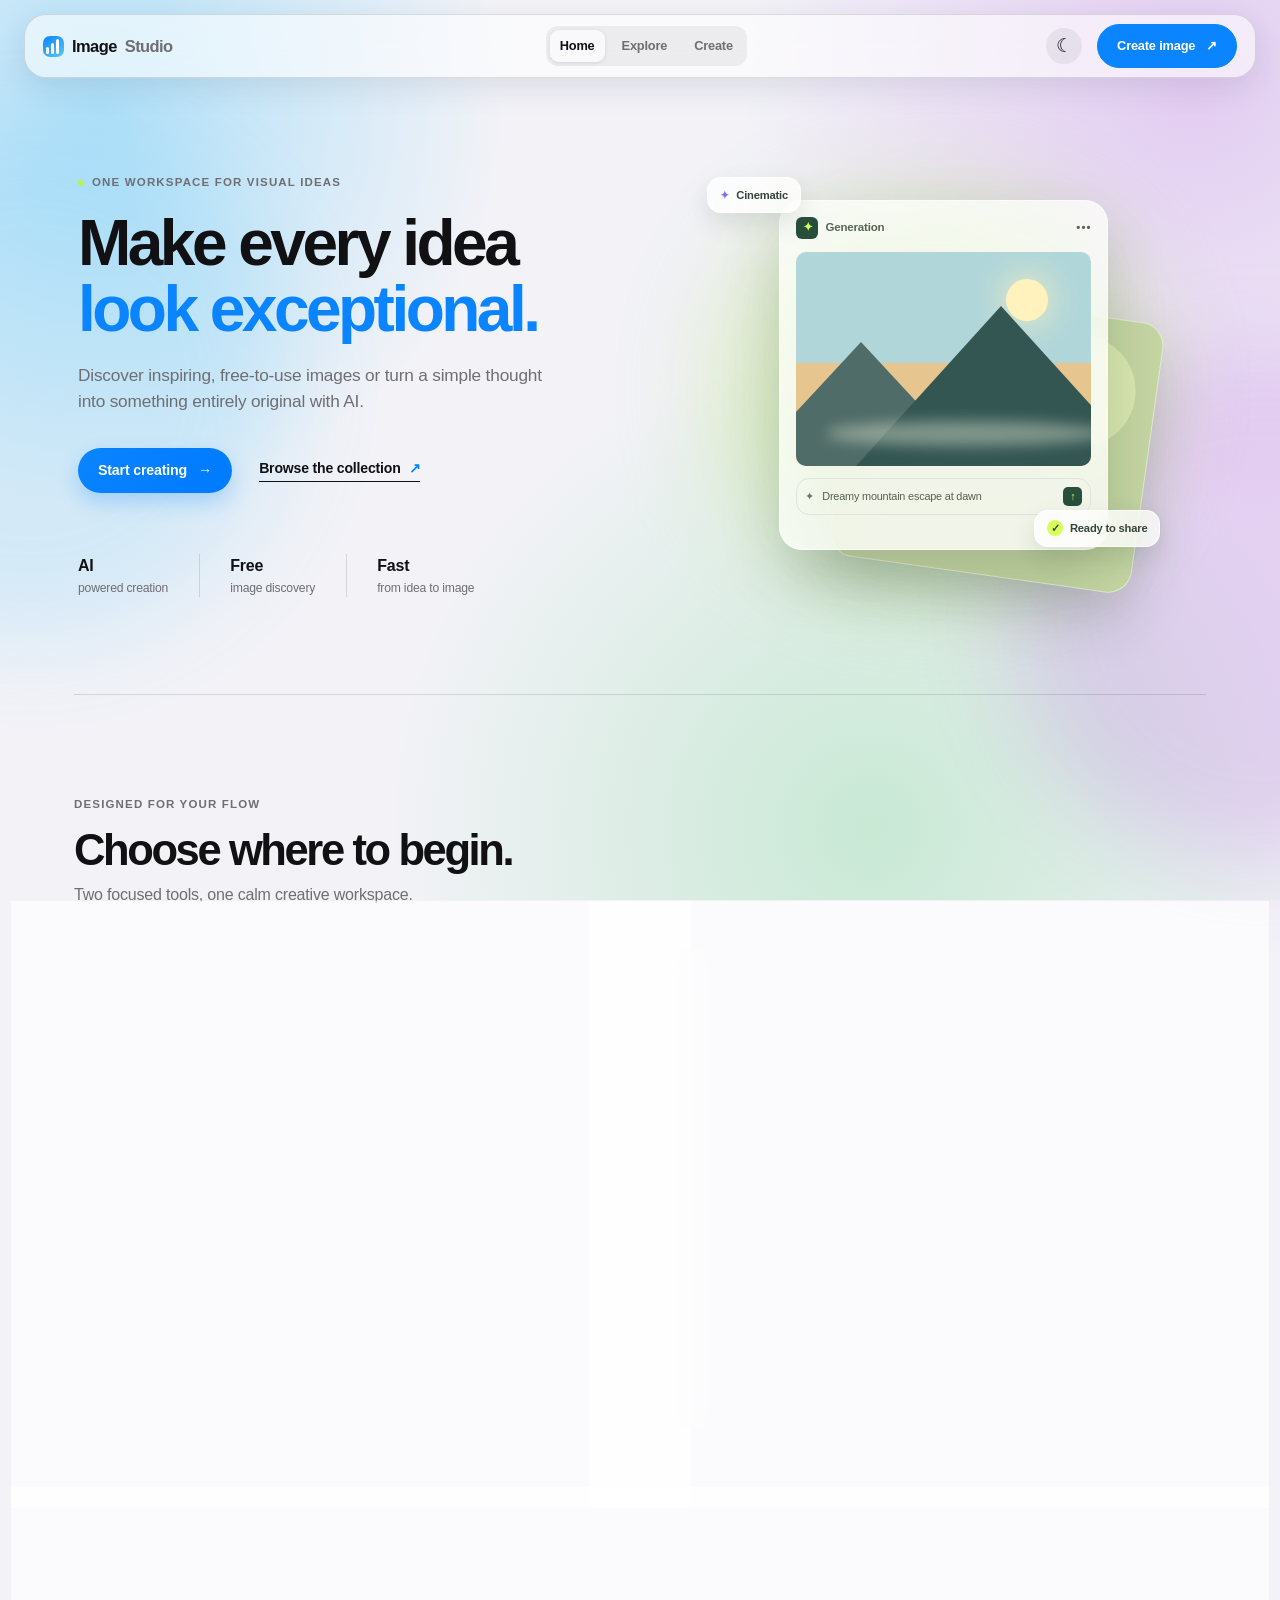
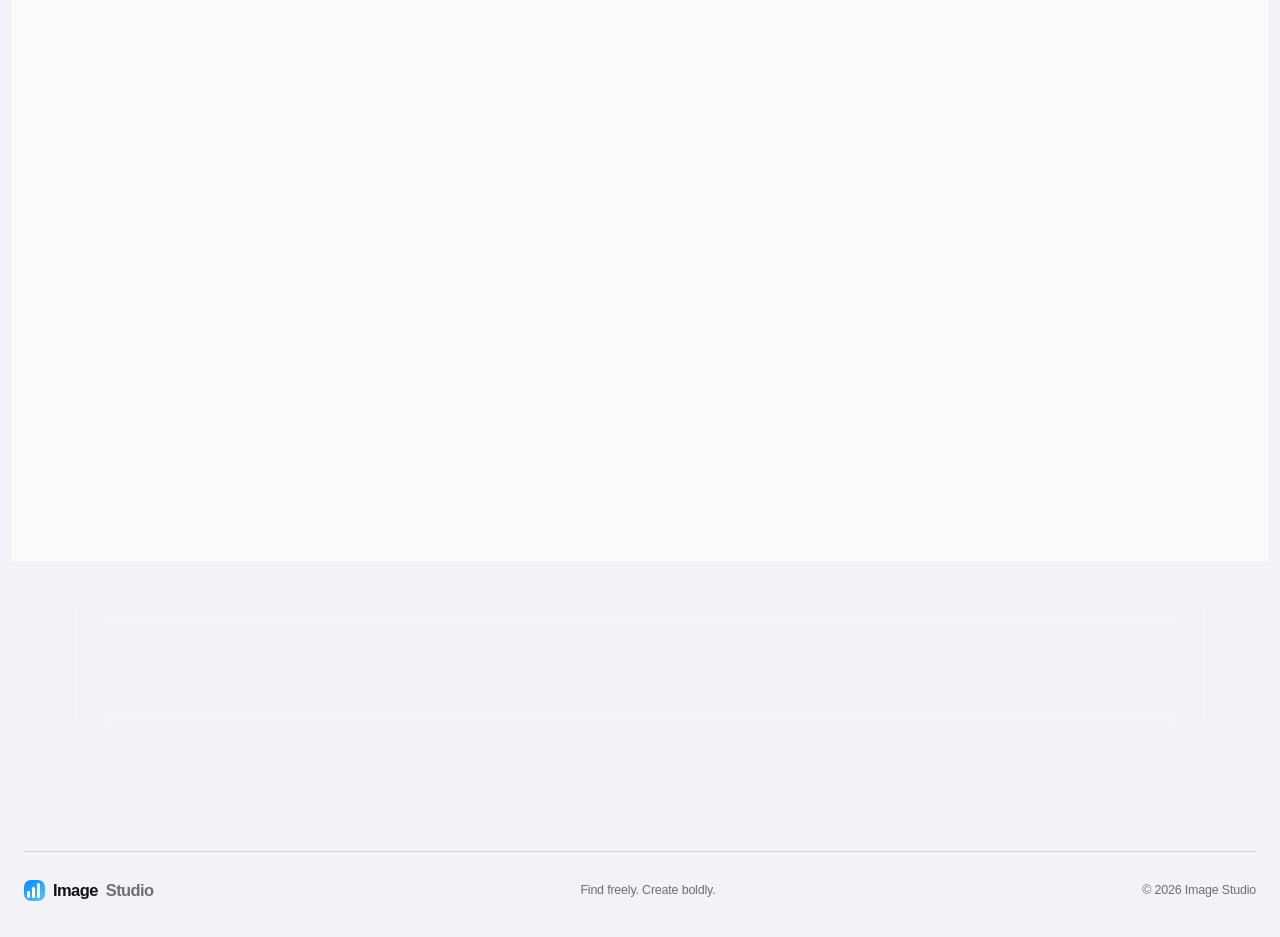
<file: index.html>
<!doctype html>
<html lang="en" data-theme="light">
  <head>
    <meta charset="UTF-8" />
    <meta name="viewport" content="width=device-width, initial-scale=1.0" />
    <meta
      name="description"
      content="Image Studio helps you discover free imagery and create new ideas with AI."
    />
    <title>Image Studio — Find and create images</title>
    <link rel="preconnect" href="https://fonts.googleapis.com" />
    <link rel="preconnect" href="https://fonts.gstatic.com" crossorigin />
    <link
      href="https://fonts.googleapis.com/css2?family=DM+Sans:wght@400;500;600;700&family=Manrope:wght@500;600;700;800&display=swap"
      rel="stylesheet"
    />
    <link rel="stylesheet" href="css/base.css" />
    <link rel="stylesheet" href="css/layout.css" />
    <link rel="stylesheet" href="css/components.css" />
    <link rel="stylesheet" href="css/animations.css" />
    <script src="js/main.js" defer></script>
  </head>
  <body>
    <header class="navbar">
      <a href="index.html" class="navbar__logo" aria-label="Image Studio home"
        ><span class="brand-mark" aria-hidden="true"><i></i><i></i><i></i></span
        >Image<span>Studio</span></a
      >
      <nav class="navbar__links" aria-label="Main navigation">
        <a href="index.html" class="is-active">Home</a
        ><a href="pages/finder.html">Explore</a
        ><a href="pages/generator.html">Create</a>
      </nav>
      <div class="navbar__actions">
        <button
          class="theme-toggle"
          id="theme-toggle"
          aria-label="Switch theme"
          title="Switch theme"
        >
          <span aria-hidden="true">☾</span></button
        ><a class="btn btn--nav" href="pages/generator.html"
          >Create image <span aria-hidden="true">↗</span></a
        >
      </div>
    </header>
    <main>
      <section class="hero">
        <div class="hero__content fade-up">
          <p class="eyebrow"><span></span> One workspace for visual ideas</p>
          <h1>Make every idea<br /><em>look exceptional.</em></h1>
          <p class="hero__text">
            Discover inspiring, free-to-use images or turn a simple thought into
            something entirely original with AI.
          </p>
          <div class="hero__buttons">
            <a href="pages/generator.html" class="btn btn--primary"
              >Start creating <span aria-hidden="true">→</span></a
            ><a href="pages/finder.html" class="text-link"
              >Browse the collection <span aria-hidden="true">↗</span></a
            >
          </div>
          <div class="hero__proof" aria-label="Image Studio highlights">
            <div><strong>AI</strong><span>powered creation</span></div>
            <div><strong>Free</strong><span>image discovery</span></div>
            <div><strong>Fast</strong><span>from idea to image</span></div>
          </div>
        </div>
        <div
          class="hero__art fade-up"
          aria-label="A preview of the creative workspace"
        >
          <div class="art-glow"></div>
          <div class="art-card art-card--back"><span></span></div>
          <div class="art-card art-card--main">
            <div class="art-card__top">
              <span class="art-card__logo">✦</span><span>Generation</span
              ><button aria-label="More options">•••</button>
            </div>
            <div class="art-image">
              <span class="sun"></span
              ><span class="mountain mountain--one"></span
              ><span class="mountain mountain--two"></span
              ><span class="mist"></span>
            </div>
            <div class="art-prompt">
              <span class="prompt-icon">✦</span>
              <p>Dreamy mountain escape at dawn</p>
              <span class="send-icon">↑</span>
            </div>
          </div>
          <div class="floating-chip chip--style"><span>✦</span> Cinematic</div>
          <div class="floating-chip chip--ready">
            <span>✓</span> Ready to share
          </div>
        </div>
      </section>
      <section class="paths" aria-labelledby="paths-title">
        <div class="section-heading reveal">
          <p class="eyebrow">Designed for your flow</p>
          <h2 id="paths-title">Choose where to begin.</h2>
          <p>Two focused tools, one calm creative workspace.</p>
        </div>
        <div class="paths__grid">
          <a
            class="path-card path-card--discover reveal"
            href="pages/finder.html"
            ><div class="path-card__visual visual-search">
              <span class="search-orb"></span
              ><span class="photo photo--one"></span
              ><span class="photo photo--two"></span
              ><span class="photo photo--three"></span
              ><span class="visual-search__bar"
                >Search inspiring images <b>⌕</b></span
              >
            </div>
            <div class="path-card__content">
              <span class="path-card__number">01</span>
              <h3>Find images</h3>
              <p>
                Search a world of high-quality imagery and save the ones that
                move you.
              </p>
              <span class="path-card__link">Explore library <b>→</b></span>
            </div></a
          >
          <a
            class="path-card path-card--create reveal"
            href="pages/generator.html"
            ><div class="path-card__visual visual-create">
              <span class="create-spark spark--one">✦</span
              ><span class="create-spark spark--two">✦</span
              ><span class="create-shape"></span
              ><span class="create-orbit"></span
              ><span class="visual-create__prompt"
                >Describe your next idea <b>↑</b></span
              >
            </div>
            <div class="path-card__content">
              <span class="path-card__number">02</span>
              <h3>Generate images</h3>
              <p>
                Put your vision into words and let AI create a visual that is
                yours.
              </p>
              <span class="path-card__link">Open generator <b>→</b></span>
            </div></a
          >
        </div>
      </section>
      <section class="workflow reveal" aria-labelledby="workflow-title">
        <div class="workflow__intro">
          <p class="eyebrow">A simpler creative flow</p>
          <h2 id="workflow-title">
            From a spark to a<br />share-worthy image.
          </h2>
          <p>
            Keep the process moving with a workspace built around your next
            idea.
          </p>
          <a class="text-link" href="pages/generator.html"
            >Try the generator <span aria-hidden="true">↗</span></a
          >
        </div>
        <ol class="workflow__steps">
          <li class="workflow-step">
            <span class="workflow-step__number">01</span>
            <div
              class="workflow-step__icon workflow-step__icon--search"
              aria-hidden="true"
            >
              <i></i><i></i>
            </div>
            <div>
              <h3>Find your direction</h3>
              <p>Search visual references that set the tone.</p>
            </div>
          </li>
          <li class="workflow-step">
            <span class="workflow-step__number">02</span>
            <div
              class="workflow-step__icon workflow-step__icon--prompt"
              aria-hidden="true"
            >
              <span>✦</span><i></i>
            </div>
            <div>
              <h3>Shape the idea</h3>
              <p>Describe the image you want to bring to life.</p>
            </div>
          </li>
          <li class="workflow-step">
            <span class="workflow-step__number">03</span>
            <div
              class="workflow-step__icon workflow-step__icon--share"
              aria-hidden="true"
            >
              <span>↑</span>
            </div>
            <div>
              <h3>Make it yours</h3>
              <p>Download the result and put it to work.</p>
            </div>
          </li>
        </ol>
      </section>
      <section class="statement reveal">
        <p>Less searching. More <span>making.</span></p>
        <a
          href="pages/generator.html"
          class="circle-link"
          aria-label="Start creating"
          >↗</a
        >
      </section>
    </main>
    <footer class="footer">
      <a href="index.html" class="navbar__logo"
        ><span class="brand-mark" aria-hidden="true"><i></i><i></i><i></i></span
        >Image<span>Studio</span></a
      >
      <p>Find freely. Create boldly.</p>
      <p>© 2026 Image Studio</p>
    </footer>
  </body>
</html>
</file>
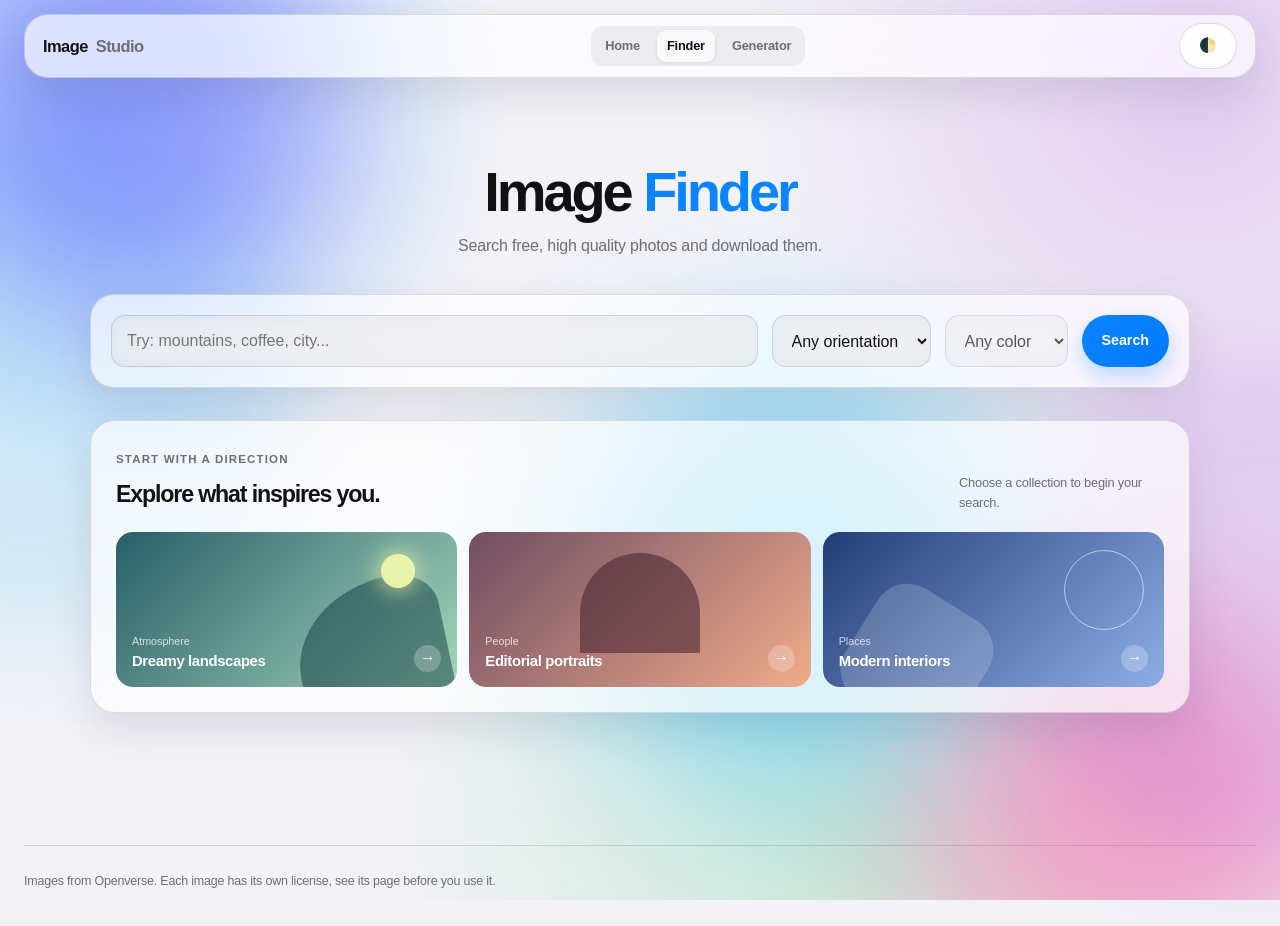
<file: pages/finder.html>
<!DOCTYPE html>
<html lang="en" data-theme="light">
<head>
  <meta charset="UTF-8" />
  <meta name="viewport" content="width=device-width, initial-scale=1.0" />
  <title>Image Finder | Image Studio</title>

  <link rel="stylesheet" href="../css/base.css" />
  <link rel="stylesheet" href="../css/layout.css" />
  <link rel="stylesheet" href="../css/components.css" />
  <link rel="stylesheet" href="../css/animations.css" />

  <!-- The order matters: config first, then api, then the page script -->
  <script src="../config.js" defer></script>
  <script src="../js/main.js" defer></script>
  <script src="../js/api.js" defer></script>
  <script src="../js/finder.js" defer></script>
</head>
<body>
  <div class="background" aria-hidden="true">
    <span class="blob blob--one"></span>
    <span class="blob blob--two"></span>
    <span class="blob blob--three"></span>
  </div>

  <header class="navbar glass">
    <a href="../index.html" class="navbar__logo">Image<span>Studio</span></a>
    <nav class="navbar__links">
      <a href="../index.html">Home</a>
      <a href="finder.html" class="is-active">Finder</a>
      <a href="generator.html">Generator</a>
    </nav>
    <button class="btn btn--round" id="theme-toggle" aria-label="Switch theme">🌓</button>
  </header>

  <main class="page">
    <section class="page__header fade-up">
      <h1>Image <span class="gradient-text">Finder</span></h1>
      <p>Search free, high quality photos and download them.</p>
    </section>

    <!-- Search form -->
    <form class="search glass fade-up" id="search-form">
      <input class="input search__input" id="search-input" type="text"
             placeholder="Try: mountains, coffee, city..." required />

      <select class="input" id="orientation-select" aria-label="Orientation">
        <option value="">Any orientation</option>
        <option value="landscape">Landscape</option>
        <option value="portrait">Portrait</option>
        <option value="square">Square</option>
      </select>

      <select class="input" id="color-select" aria-label="Color">
        <option value="">Any color</option>
        <option value="red">Red</option>
        <option value="orange">Orange</option>
        <option value="yellow">Yellow</option>
        <option value="green">Green</option>
        <option value="turquoise">Turquoise</option>
        <option value="blue">Blue</option>
        <option value="violet">Violet</option>
        <option value="pink">Pink</option>
        <option value="black">Black</option>
        <option value="white">White</option>
      </select>

      <button class="btn btn--primary" type="submit">Search</button>
    </form>

    <section class="finder-discover reveal" aria-labelledby="discover-title">
      <div class="finder-discover__heading">
        <div>
          <p class="eyebrow">Start with a direction</p>
          <h2 id="discover-title">Explore what inspires you.</h2>
        </div>
        <p>Choose a collection to begin your search.</p>
      </div>
      <div class="finder-discover__grid">
        <button class="discovery-card discovery-card--nature" type="button" data-search="dreamy landscapes"><span class="discovery-card__art" aria-hidden="true"><i></i><i></i></span><span class="discovery-card__copy"><small>Atmosphere</small><strong>Dreamy landscapes</strong><b>→</b></span></button>
        <button class="discovery-card discovery-card--portrait" type="button" data-search="editorial portraits"><span class="discovery-card__art" aria-hidden="true"><i></i></span><span class="discovery-card__copy"><small>People</small><strong>Editorial portraits</strong><b>→</b></span></button>
        <button class="discovery-card discovery-card--space" type="button" data-search="modern interiors"><span class="discovery-card__art" aria-hidden="true"><i></i><i></i></span><span class="discovery-card__copy"><small>Places</small><strong>Modern interiors</strong><b>→</b></span></button>
      </div>
    </section>

    <!-- Messages (errors, no results) -->
    <p class="message" id="message" hidden></p>

    <!-- Results -->
    <section class="gallery" id="gallery"></section>

    <div class="load-more">
      <button class="btn" id="load-more" hidden>Load more</button>
    </div>
  </main>

  <footer class="footer">
  <p>
    Images from
    <a href="https://openverse.org" target="_blank" rel="noopener">Openverse</a>.
    Each image has its own license, see its page before you use it.
  </p>
</footer>
</body>
</html>
</file>
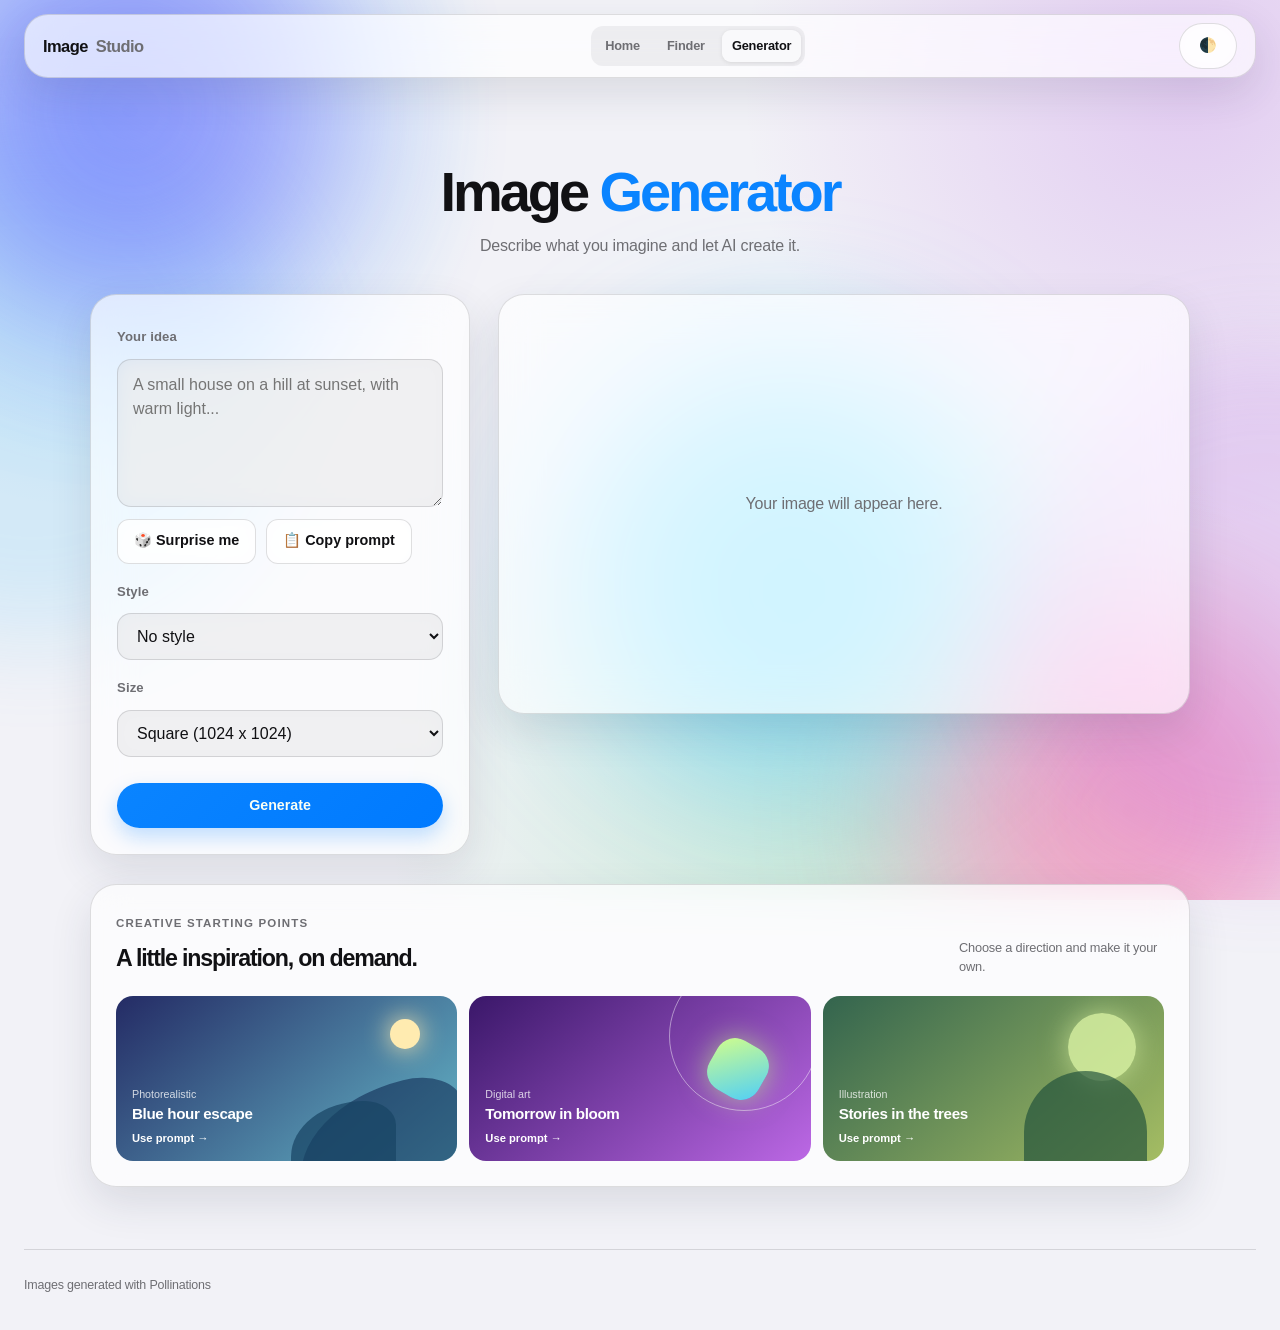
<file: pages/generator.html>
<!DOCTYPE html>
<html lang="en" data-theme="light">
<head>
  <meta charset="UTF-8" />
  <meta name="viewport" content="width=device-width, initial-scale=1.0" />
  <meta name="description" content="Describe an idea and generate a new image with AI." />
  <title>Image Generator | Image Studio</title>

  <link rel="stylesheet" href="../css/base.css" />
  <link rel="stylesheet" href="../css/layout.css" />
  <link rel="stylesheet" href="../css/components.css" />
  <link rel="stylesheet" href="../css/animations.css" />
  <link rel="stylesheet" href="../css/generator.css" />

  <script src="../js/main.js" defer></script>
  <script src="../js/api.js" defer></script>
  <script src="../js/generator.js" defer></script>
</head>
<body>
  <!-- Floating colored shapes behind the glass -->
  <div class="background" aria-hidden="true">
    <span class="blob blob--one"></span>
    <span class="blob blob--two"></span>
    <span class="blob blob--three"></span>
  </div>

  <!-- Top navigation bar -->
  <header class="navbar glass">
    <a href="../index.html" class="navbar__logo">Image<span>Studio</span></a>
    <nav class="navbar__links">
      <a href="../index.html">Home</a>
      <a href="finder.html">Finder</a>
      <a href="generator.html" class="is-active">Generator</a>
    </nav>
    <button class="btn btn--round" id="theme-toggle" aria-label="Switch theme">🌓</button>
  </header>

  <main class="page">
    <section class="page__header fade-up">
      <h1>Image <span class="gradient-text">Generator</span></h1>
      <p>Describe what you imagine and let AI create it.</p>
    </section>

    <section class="generator">
      <!-- Left side: the form -->
      <form class="generator__form glass fade-up" id="generator-form">
        <label for="prompt-input">Your idea</label>
        <textarea class="input" id="prompt-input" rows="5" required
                  placeholder="A small house on a hill at sunset, with warm light..."></textarea>

        <div class="generator__tools">
          <button class="btn btn--small" type="button" id="surprise-button">🎲 Surprise me</button>
          <button class="btn btn--small" type="button" id="copy-button">📋 Copy prompt</button>
        </div>

        <label for="style-select">Style</label>
        <select class="input" id="style-select">
          <option value="none">No style</option>
          <option value="realistic">Realistic photo</option>
          <option value="anime">Anime</option>
          <option value="digital-art">Digital art</option>
          <option value="oil-painting">Oil painting</option>
          <option value="3d">3D render</option>
        </select>

        <label for="size-select">Size</label>
        <select class="input" id="size-select">
          <option value="1024x1024">Square (1024 x 1024)</option>
          <option value="1280x720">Wide (1280 x 720)</option>
          <option value="720x1280">Tall (720 x 1280)</option>
        </select>

        <button class="btn btn--primary" type="submit" id="generate-button">Generate</button>
      </form>

      <!-- Right side: the result -->
      <div class="generator__result glass fade-up" id="result-area">
        <p class="result__placeholder">Your image will appear here.</p>
      </div>
    </section>

    <section class="generator-inspire reveal" aria-labelledby="inspire-title">
      <div class="generator-inspire__heading">
        <div>
          <p class="eyebrow">Creative starting points</p>
          <h2 id="inspire-title">A little inspiration, on demand.</h2>
        </div>
        <p>Choose a direction and make it your own.</p>
      </div>
      <div class="generator-inspire__grid">
        <button class="inspire-card inspire-card--dream" type="button" data-prompt="A quiet coastal village at blue hour, soft lights reflecting in the water" data-style="realistic"><span class="inspire-card__art" aria-hidden="true"><i></i><i></i><i></i></span><span class="inspire-card__copy"><small>Photorealistic</small><strong>Blue hour escape</strong><b>Use prompt →</b></span></button>
        <button class="inspire-card inspire-card--future" type="button" data-prompt="A futuristic botanical greenhouse floating above a glowing city, cinematic atmosphere" data-style="digital-art"><span class="inspire-card__art" aria-hidden="true"><i></i><i></i></span><span class="inspire-card__copy"><small>Digital art</small><strong>Tomorrow in bloom</strong><b>Use prompt →</b></span></button>
        <button class="inspire-card inspire-card--story" type="button" data-prompt="A tiny library inside an old tree, magical warm light, storybook illustration" data-style="oil-painting"><span class="inspire-card__art" aria-hidden="true"><i></i><i></i></span><span class="inspire-card__copy"><small>Illustration</small><strong>Stories in the trees</strong><b>Use prompt →</b></span></button>
      </div>
    </section>

    <!-- Recent ideas (saved in the browser) -->
    <section class="history glass fade-up" id="history" hidden>
      <div class="history__header">
        <h2>Recent ideas</h2>
        <button class="btn btn--small" type="button" id="clear-history">Clear</button>
      </div>
      <div class="history__list" id="history-list"></div>
    </section>
  </main>

  <footer class="footer">
    <p>Images generated with <a href="https://pollinations.ai" target="_blank" rel="noopener">Pollinations</a></p>
  </footer>
</body>
</html>
</file>
<file: css/base.css>
:root { --bg:#f2f2f7; --surface:rgba(255,255,255,.68); --surface-muted:rgba(255,255,255,.42); --text:#111114; --text-soft:#6e6e73; --line:rgba(60,60,67,.16); --accent:#0a84ff; --accent-dark:#0071e3; --lime:#b9f44a; --glass-shadow:0 16px 42px rgba(38,48,75,.12); --radius:24px; --font:-apple-system,BlinkMacSystemFont,"SF Pro Text","Segoe UI",sans-serif; --display:-apple-system,BlinkMacSystemFont,"SF Pro Display","Segoe UI",sans-serif; --neu-bg:var(--surface-muted); --neu-light:rgba(255,255,255,.7); --neu-dark:rgba(74,100,81,.14); }
[data-theme="dark"] { --bg:#000; --surface:rgba(44,44,46,.76); --surface-muted:rgba(58,58,60,.58); --text:#f5f5f7; --text-soft:#aeaeb2; --line:rgba(235,235,245,.18); --accent:#0a84ff; --accent-dark:#409cff; --glass-shadow:0 18px 54px rgba(0,0,0,.4); --neu-bg:var(--surface-muted); --neu-light:rgba(255,255,255,.08); --neu-dark:rgba(0,0,0,.25); }
*,*::before,*::after{box-sizing:border-box;margin:0;padding:0}html{scroll-behavior:smooth}body{min-height:100vh;overflow-x:hidden;font-family:var(--font);color:var(--text);background:radial-gradient(circle at 8% 12%,rgba(90,200,250,.43),transparent 25rem),radial-gradient(circle at 93% 9%,rgba(175,82,222,.24),transparent 28rem),radial-gradient(circle at 68% 92%,rgba(52,199,89,.22),transparent 30rem),var(--bg);background-attachment:fixed;line-height:1.5;letter-spacing:-.012em;transition:background .25s,color .25s}a{color:inherit;text-decoration:none}button,input,select,textarea{font:inherit}button{cursor:pointer}[hidden]{display:none!important}
</file>
<file: css/layout.css>
.navbar{width:min(1240px,calc(100% - 48px));height:82px;margin:0 auto;display:flex;align-items:center;justify-content:space-between;border-bottom:1px solid var(--line)}.navbar__logo{display:inline-flex;align-items:center;gap:8px;font-family:var(--display);font-size:1.08rem;font-weight:800;letter-spacing:-.055em}.navbar__logo>span:last-child{color:var(--text-soft)}.brand-mark{display:inline-flex;align-items:end;gap:2px;width:21px;height:21px;padding:3px;border-radius:6px;background:var(--accent)}.brand-mark i{display:block;width:3px;background:var(--lime);border-radius:4px}.brand-mark i:nth-child(1){height:7px}.brand-mark i:nth-child(2){height:11px}.brand-mark i:nth-child(3){height:15px}.navbar__links{display:flex;gap:34px;margin-left:112px}.navbar__links a{position:relative;color:var(--text-soft);font-size:.9rem;font-weight:600}.navbar__links a::after{content:"";position:absolute;right:0;bottom:-29px;left:0;height:2px;background:var(--accent);transform:scaleX(0);transition:transform .2s}.navbar__links a:hover,.navbar__links .is-active{color:var(--text)}.navbar__links .is-active::after{transform:scaleX(1)}.navbar__actions{display:flex;align-items:center;gap:15px}.theme-toggle{display:grid;place-items:center;width:36px;height:36px;border:1px solid var(--line);border-radius:50%;color:var(--text);background:transparent;font-size:1.2rem}.hero{width:min(1240px,calc(100% - 48px));min-height:616px;margin:0 auto;display:grid;grid-template-columns:1fr .9fr;align-items:center;gap:80px;padding:76px 54px 82px}.hero__content{max-width:570px}.eyebrow{display:inline-flex;align-items:center;gap:8px;color:var(--text-soft);font-size:.72rem;font-weight:700;letter-spacing:.1em;text-transform:uppercase}.eyebrow>span{width:6px;height:6px;border-radius:50%;background:var(--lime)}.hero h1{margin:17px 0 20px;font-family:var(--display);font-size:clamp(3rem,5vw,4.75rem);font-weight:800;letter-spacing:-.072em;line-height:1.04}.hero h1 em{color:var(--accent);font-style:normal}.hero__text{max-width:470px;color:var(--text-soft);font-size:1.06rem}.hero__buttons{display:flex;align-items:center;gap:27px;margin-top:33px}.hero__proof{display:flex;gap:31px;margin-top:61px}.hero__proof div{display:grid;gap:1px}.hero__proof div+div{padding-left:30px;border-left:1px solid var(--line)}.hero__proof strong{font-family:var(--display);font-size:1rem}.hero__proof span{color:var(--text-soft);font-size:.76rem}.paths{width:min(1132px,calc(100% - 48px));margin:0 auto;padding:96px 0 106px;border-top:1px solid var(--line)}.section-heading{max-width:500px;margin-bottom:41px}.section-heading h2{margin:10px 0 8px;font-family:var(--display);font-size:clamp(2rem,3.4vw,3rem);letter-spacing:-.07em;line-height:1.15}.section-heading>p:last-child{color:var(--text-soft)}.paths__grid{display:grid;grid-template-columns:1fr 1fr;gap:24px}.statement{width:min(1132px,calc(100% - 48px));margin:0 auto 100px;display:flex;align-items:center;justify-content:space-between;padding:55px 60px;border-radius:24px;background:var(--accent);color:#f8faf1}.statement p{font-family:var(--display);font-size:clamp(1.75rem,3vw,2.85rem);font-weight:700;letter-spacing:-.065em}.statement p span{color:var(--lime)}.footer{width:min(1240px,calc(100% - 48px));margin:0 auto;padding:26px 0 35px;display:flex;align-items:center;justify-content:space-between;border-top:1px solid var(--line);color:var(--text-soft);font-size:.78rem}.footer .navbar__logo{color:var(--text)}
.page{width:min(1100px,92%);margin:0 auto;padding:62px 0}.page__header{text-align:center;margin-bottom:32px}.page__header h1{font-family:var(--display);font-size:clamp(2rem,5vw,3rem);letter-spacing:-.06em}.page__header p{color:var(--text-soft)}.search{display:flex;flex-wrap:wrap;gap:14px;padding:20px;margin-bottom:32px}.search__input{flex:1 1 260px}.gallery{display:grid;grid-template-columns:repeat(auto-fill,minmax(250px,1fr));gap:22px}.load-more{text-align:center;margin-top:36px}

/* Glass shell used by every page */
.navbar{position:sticky;top:14px;z-index:10;height:70px;margin-top:14px;padding:0 18px;border:1px solid var(--line);border-radius:16px;background:var(--surface);box-shadow:var(--glass-shadow);backdrop-filter:blur(20px);-webkit-backdrop-filter:blur(20px)}
.navbar__links a::after{bottom:-22px}.theme-toggle{background:rgba(255,255,255,.16)}.statement{border:1px solid var(--line);background:rgba(39,79,60,.9);box-shadow:var(--glass-shadow);backdrop-filter:blur(16px)}

/* iPhone-inspired spacing, typography, and layered navigation */
.navbar{height:64px;border-radius:22px;background:rgba(255,255,255,.58);box-shadow:0 10px 30px rgba(31,48,77,.1)}
[data-theme="dark"] .navbar{background:rgba(28,28,30,.74)}
.navbar__logo{font-size:1.03rem;font-weight:700;letter-spacing:-.035em}.brand-mark{border-radius:7px;background:linear-gradient(145deg,#0a84ff,#5ac8fa)}.brand-mark i{background:#fff}.navbar__links{gap:7px;margin-left:74px;padding:4px;border-radius:12px;background:rgba(120,120,128,.1)}.navbar__links a{padding:6px 10px;border-radius:9px;font-size:.8rem}.navbar__links a::after{display:none}.navbar__links .is-active{background:var(--surface);box-shadow:0 1px 4px rgba(0,0,0,.1)}
.hero h1,.section-heading h2,.page__header h1{font-family:var(--display);font-weight:750;letter-spacing:-.055em}.hero h1 em,.gradient-text{color:var(--accent)}.hero__text{font-size:1.08rem}.hero__proof strong{font-weight:750}.hero__proof div+div{border-color:var(--line)}.paths{border-color:var(--line)}
.statement{border-radius:30px;background:linear-gradient(135deg,rgba(10,132,255,.94),rgba(94,92,230,.92));box-shadow:0 18px 45px rgba(10,132,255,.2)}.statement p span{color:#fff}.footer{border-color:var(--line)}
.page{padding-top:72px}.page__header{margin-bottom:36px}.page__header h1{font-size:clamp(2.25rem,5vw,3.5rem)}
@media(max-width:600px){.navbar{top:10px;height:58px;margin-top:10px;padding:0 12px;border-radius:18px}.navbar__actions .btn--nav{font-size:0;width:36px;min-width:36px;height:36px;min-height:36px;padding:0;border-radius:50%}.navbar__actions .btn--nav span{font-size:1rem}.hero{padding-top:48px}.hero__buttons{align-items:flex-start;flex-direction:column;gap:19px}.hero__proof{padding:14px;border:1px solid var(--line);border-radius:18px;background:var(--surface);backdrop-filter:blur(16px)}.page{padding-top:49px}.footer{padding-bottom:90px}}

/* Responsive layouts: large desktop → tablet → phone */
@media (max-width: 1080px) {
  .navbar, .hero { width: min(100% - 40px, 960px); }
  .hero { gap: 42px; padding-right: 20px; padding-left: 20px; }
  .hero h1 { font-size: clamp(3rem, 6.2vw, 4.25rem); }
  .paths, .statement { width: min(100% - 40px, 900px); }
  .footer { width: min(100% - 40px, 960px); }
  .navbar__links { margin-left: 20px; }
}

@media (max-width: 820px) {
  .navbar { width: calc(100% - 32px); }
  .navbar__links { margin-left: 0; }
  .hero { width: calc(100% - 32px); grid-template-columns: 1fr; gap: 24px; min-height: auto; padding: 68px 14px 64px; }
  .hero__content { max-width: 640px; }
  .hero__art { justify-self: center; transform: scale(.92); transform-origin: top center; margin-bottom: -24px; }
  .hero__proof { margin-top: 38px; }
  .paths { width: calc(100% - 32px); padding: 70px 0 76px; }
  .paths__grid { gap: 18px; }
  .statement { width: calc(100% - 32px); margin-bottom: 72px; }
  .footer { width: calc(100% - 32px); }
  .page { width: calc(100% - 32px); padding: 55px 0 68px; }
  .search { padding: 16px; }
  .gallery { grid-template-columns: repeat(2, minmax(0, 1fr)); gap: 16px; }
}

@media (max-width: 600px) {
  .navbar__logo { font-size: .96rem; }
  .navbar__links { display: none; }
  .navbar__actions { gap: 7px; }
  .theme-toggle { width: 36px; height: 36px; }
  .hero { padding: 47px 0 55px; }
  .hero h1 { font-size: clamp(2.7rem, 13vw, 3.85rem); }
  .hero__text { font-size: .98rem; }
  .hero__buttons { margin-top: 27px; }
  .hero__buttons .btn { width: 100%; }
  .hero__proof { display: grid; grid-template-columns: repeat(3, 1fr); gap: 0; width: 100%; margin-top: 34px; }
  .hero__proof div + div { padding-left: 10px; }
  .hero__proof strong { font-size: .9rem; }
  .hero__proof span { font-size: .62rem; line-height: 1.25; }
  .hero__art { width: 100%; height: 350px; transform: scale(.78); margin: -22px 0 -65px; }
  .paths { padding: 61px 0; }
  .section-heading { margin-bottom: 27px; }
  .section-heading h2 { font-size: 2.1rem; }
  .paths__grid { grid-template-columns: 1fr; }
  .path-card__visual { height: 235px; }
  .path-card__content { padding: 22px; }
  .statement { padding: 31px 26px; border-radius: 24px; }
  .statement p { max-width: 220px; font-size: 1.8rem; }
  .circle-link { width: 48px; height: 48px; }
  .footer { align-items:flex-start; flex-direction:column; gap: 10px; }
  .page__header { text-align: left; margin-bottom: 25px; }
  .page__header h1 { font-size: 2.35rem; }
  .search { display: grid; grid-template-columns: 1fr 1fr; gap: 10px; padding: 12px; border-radius: 20px; }
  .search__input { grid-column: 1 / -1; min-width: 0; }
  .search .btn { grid-column: 1 / -1; width: 100%; }
  .search select { min-width: 0; width: 100%; font-size: .82rem; padding-right: 7px; }
  .gallery { gap: 12px; }
  .image-card__overlay { padding: 10px; }
  .image-card__author { font-size: .68rem; }
  .image-card__actions { gap: 5px; margin-top: 6px; }
  .image-card__actions .btn { min-height: 29px; padding: 5px 7px; font-size: .67rem; }
}

@media (max-width: 380px) {
  .navbar { width: calc(100% - 20px); }
  .navbar__logo { gap: 5px; font-size: .88rem; }
  .brand-mark { width: 19px; height: 19px; }
  .hero, .paths, .statement, .footer, .page { width: calc(100% - 24px); }
  .hero h1 { font-size: 2.6rem; }
  .hero__proof { padding: 11px; }
  .hero__proof div + div { padding-left: 7px; }
  .path-card__visual { height: 210px; }
  .photo--one { left: 45px; }.photo--two { left: 155px; }.photo--three { right: 18px; }
}

/* Homepage creative-flow panel */
.workflow{width:min(1132px,calc(100% - 48px));margin:0 auto 100px;padding:42px 44px;border:1px solid var(--line);border-radius:28px;background:var(--surface);box-shadow:var(--glass-shadow);backdrop-filter:blur(20px)}.workflow__intro{max-width:480px}.workflow__intro h2{margin:10px 0;font-family:var(--display);font-size:clamp(1.85rem,3.2vw,2.75rem);letter-spacing:-.065em;line-height:1.15}.workflow__intro>p:not(.eyebrow){margin-bottom:19px;color:var(--text-soft)}.workflow__steps{display:grid;grid-template-columns:repeat(3,1fr);gap:15px;margin-top:39px;list-style:none}.workflow-step{position:relative;min-height:190px;padding:19px;overflow:hidden;border:1px solid var(--line);border-radius:19px;background:rgba(255,255,255,.22)}.workflow-step__number{position:absolute;top:17px;right:18px;color:var(--text-soft);font-size:.7rem;font-weight:700}.workflow-step__icon{display:grid;place-items:center;width:48px;height:48px;margin-bottom:28px;border-radius:15px;background:rgba(10,132,255,.12);color:#0a84ff}.workflow-step h3{font-family:var(--display);font-size:1rem;letter-spacing:-.035em}.workflow-step p{margin-top:4px;color:var(--text-soft);font-size:.8rem;line-height:1.45}.workflow-step__icon--search{position:relative;overflow:hidden;background:linear-gradient(135deg,#d5f0ff,#e5dcff)}.workflow-step__icon--search i:first-child{width:17px;height:17px;border:3px solid #0a84ff;border-radius:50%}.workflow-step__icon--search i:last-child{position:absolute;right:11px;bottom:12px;width:10px;height:3px;border-radius:3px;background:#0a84ff;transform:rotate(45deg)}.workflow-step__icon--prompt{background:linear-gradient(135deg,#e5dcff,#d5f0ff);font-size:1.2rem}.workflow-step__icon--prompt i{position:absolute;width:15px;height:15px;border-radius:5px;background:#fff;transform:translate(9px,9px)}.workflow-step__icon--share{background:linear-gradient(135deg,#d8f8e8,#d5f0ff);font-size:1.4rem;font-weight:700}.workflow-step::after{content:"";position:absolute;right:-28px;bottom:-45px;width:110px;height:110px;border-radius:50%;background:rgba(10,132,255,.06);transition:transform .4s ease}.workflow-step:hover::after{transform:scale(1.5)}
@media(max-width:820px){.workflow{width:calc(100% - 32px);margin-bottom:72px}}@media(max-width:600px){.workflow{width:calc(100% - 32px);margin-bottom:60px;padding:28px 20px;border-radius:24px}.workflow__intro h2{font-size:2rem}.workflow__steps{grid-template-columns:1fr;gap:10px;margin-top:28px}.workflow-step{display:grid;grid-template-columns:48px 1fr;column-gap:15px;min-height:0;padding:15px}.workflow-step__icon{grid-row:span 2;margin:0}.workflow-step__number{top:13px;right:14px}}@media(max-width:380px){.workflow{width:calc(100% - 24px)}}

/* Finder discovery cards */
.finder-discover{margin:0 0 34px;padding:25px;border:1px solid var(--line);border-radius:25px;background:var(--surface);box-shadow:var(--glass-shadow);backdrop-filter:blur(18px)}.finder-discover__heading{display:flex;align-items:end;justify-content:space-between;gap:30px;margin-bottom:20px}.finder-discover__heading h2{margin-top:7px;font-family:var(--display);font-size:1.45rem;letter-spacing:-.05em}.finder-discover__heading>p{max-width:205px;color:var(--text-soft);font-size:.8rem}.finder-discover__grid{display:grid;grid-template-columns:repeat(3,1fr);gap:12px}.discovery-card{position:relative;min-height:155px;overflow:hidden;border:0;border-radius:17px;color:#fff;text-align:left;cursor:pointer;isolation:isolate;transition:transform .28s cubic-bezier(.2,.8,.2,1),box-shadow .28s ease}.discovery-card:hover{transform:translateY(-4px);box-shadow:0 16px 28px rgba(19,32,56,.2)}.discovery-card--nature{background:linear-gradient(135deg,#285e69,#a5d6bb)}.discovery-card--portrait{background:linear-gradient(135deg,#6f4d63,#f1ab8a)}.discovery-card--space{background:linear-gradient(135deg,#243d78,#8daee5)}.discovery-card__copy{position:absolute;z-index:2;right:16px;bottom:14px;left:16px;display:grid;gap:1px}.discovery-card__copy small{font-size:.67rem;opacity:.76}.discovery-card__copy strong{font-size:.93rem;letter-spacing:-.025em}.discovery-card__copy b{position:absolute;right:0;bottom:1px;display:grid;place-items:center;width:27px;height:27px;border-radius:50%;background:rgba(255,255,255,.24);font-size:1rem}.discovery-card__art i{position:absolute;display:block}.discovery-card--nature i:first-child{right:12px;bottom:-14px;width:150px;height:120px;border-radius:70% 30% 0 0;background:rgba(8,52,58,.48);transform:rotate(-12deg)}.discovery-card--nature i:last-child{top:22px;right:42px;width:34px;height:34px;border-radius:50%;background:#e8f4ab;box-shadow:0 0 24px #e8f4ab}.discovery-card--portrait i:first-child{top:21px;left:50%;width:53px;height:53px;border-radius:50%;background:rgba(255,234,206,.82);transform:translateX(-50%)}.discovery-card--portrait i:last-child{bottom:-30px;left:50%;width:120px;height:100px;border-radius:60px 60px 0 0;background:rgba(75,39,53,.6);transform:translateX(-50%)}.discovery-card--space i:first-child{top:18px;right:20px;width:80px;height:80px;border:1px solid rgba(255,255,255,.55);border-radius:50%}.discovery-card--space i:last-child{bottom:-38px;left:29px;width:130px;height:130px;border-radius:35px;background:rgba(255,255,255,.18);transform:rotate(32deg)}
@media(max-width:600px){.finder-discover{padding:18px;margin-bottom:25px}.finder-discover__heading{display:block;margin-bottom:15px}.finder-discover__heading h2{font-size:1.3rem}.finder-discover__heading>p{display:none}.finder-discover__grid{display:flex;overflow-x:auto;margin-right:-18px;padding-right:18px;scroll-snap-type:x mandatory}.discovery-card{flex:0 0 185px;min-height:144px;scroll-snap-align:start}}
@media(max-width:820px){.navbar__links{margin-left:0;gap:19px}.hero{grid-template-columns:1fr;gap:55px;padding:72px 20px}.hero__art{justify-self:center}.paths{padding-top:74px}.footer{flex-wrap:wrap;gap:14px}}@media(max-width:600px){.navbar{width:calc(100% - 30px);height:70px}.navbar__links{display:none}.hero{width:calc(100% - 30px);padding:52px 0 62px}.hero h1{font-size:clamp(2.85rem,14vw,4.1rem)}.hero__proof{gap:12px;margin-top:42px}.hero__proof div+div{padding-left:12px}.hero__proof span{font-size:.67rem}.paths,.statement{width:calc(100% - 30px)}.paths__grid{grid-template-columns:1fr}.statement{margin-bottom:60px;padding:34px 28px}.footer{width:calc(100% - 30px)}.footer p:nth-of-type(1){display:none}}
</file>
<file: css/components.css>
.btn{display:inline-flex;align-items:center;justify-content:center;gap:11px;min-height:45px;padding:12px 20px;border:1px solid var(--line);border-radius:9px;background:var(--surface);color:var(--text);font-size:.89rem;font-weight:700;backdrop-filter:blur(12px);transition:transform .2s,background .2s}.btn:hover{transform:translateY(-2px)}.btn--primary{border-color:var(--accent);background:var(--accent);color:#fafff5}.btn--primary:hover{background:var(--accent-dark)}.btn--nav{min-height:38px;padding:9px 14px;border-color:var(--accent);background:var(--accent);color:#fff;font-size:.8rem}.text-link{display:inline-flex;align-items:center;gap:8px;border-bottom:1px solid var(--text);padding-bottom:2px;font-size:.88rem;font-weight:700}.text-link span{color:var(--accent)}.circle-link{display:grid;place-items:center;width:57px;height:57px;border-radius:50%;background:var(--lime);color:#18211c;font-size:1.45rem;transition:transform .2s}.circle-link:hover{transform:rotate(45deg)}
.hero__art{position:relative;width:min(100%,453px);height:415px}.art-glow{position:absolute;inset:22px 13px 12px;border-radius:45%;background:#bfe387;filter:blur(51px);opacity:.48}.art-card{position:absolute;border:1px solid rgba(255,255,255,.5);border-radius:17px;box-shadow:0 26px 60px rgba(38,61,42,.2)}.art-card--back{width:304px;height:273px;right:11px;bottom:15px;transform:rotate(8deg);background:#c5d6a3}.art-card--back span{position:absolute;width:112px;height:112px;top:20px;right:20px;border-radius:50%;background:#dae8b1}.art-card--main{z-index:2;width:329px;height:350px;right:52px;top:24px;padding:16px;background:rgba(249,250,245,.94)}.art-card__top{display:flex;align-items:center;gap:7px;color:#586258;font-size:.72rem;font-weight:700}.art-card__top button{margin-left:auto;border:0;background:none;color:#586258;letter-spacing:1px}.art-card__logo{display:grid;place-items:center;width:22px;height:22px;border-radius:6px;background:#274f3c;color:#d5ff5b}.art-image{position:relative;height:214px;margin-top:13px;overflow:hidden;border-radius:10px;background:linear-gradient(#b1d6da 0 52%,#e7c58e 52%)}.sun{position:absolute;top:27px;right:43px;width:42px;height:42px;border-radius:50%;background:#fff2bd;box-shadow:0 0 34px #fff2bd}.mountain{position:absolute;bottom:0;width:0;height:0;border-right:115px solid transparent;border-bottom:124px solid #506c68;border-left:115px solid transparent}.mountain--one{left:-50px}.mountain--two{right:-55px;border-right-width:145px;border-bottom-color:#345653;border-bottom-width:160px;border-left-width:145px}.mist{position:absolute;right:-15px;bottom:20px;left:30px;height:25px;border-radius:50%;background:rgba(230,239,216,.42);filter:blur(7px)}.art-prompt{display:flex;align-items:center;gap:8px;margin-top:12px;padding:8px;border:1px solid #dfe3dc;border-radius:8px;color:#536053;font-size:.68rem}.art-prompt p{flex:1;white-space:nowrap;overflow:hidden;text-overflow:ellipsis}.prompt-icon{color:#61804f}.send-icon{display:grid;place-items:center;width:19px;height:19px;border-radius:5px;background:#274f3c;color:#d5ff5b}.floating-chip{position:absolute;z-index:3;display:flex;align-items:center;gap:7px;padding:9px 12px;border:1px solid rgba(255,255,255,.7);border-radius:9px;background:rgba(255,255,255,.86);box-shadow:0 10px 24px rgba(37,56,42,.12);color:#354437;font-size:.7rem;font-weight:700}.chip--style{top:1px;left:0}.chip--style span{color:#806fff}.chip--ready{right:0;bottom:44px}.chip--ready span{display:grid;place-items:center;width:16px;height:16px;border-radius:50%;background:#d5ff5b}
.path-card{display:block;overflow:hidden;border:1px solid var(--line);border-radius:18px;background:var(--surface);box-shadow:var(--glass-shadow);backdrop-filter:blur(18px);transition:transform .25s,box-shadow .25s}.path-card:hover{transform:translateY(-5px);box-shadow:0 24px 40px rgba(25,36,27,.17)}.path-card__visual{position:relative;height:262px;overflow:hidden}.path-card--discover .path-card__visual{background:#d6e3d5}.path-card--create .path-card__visual{background:#29265c}.path-card__content{padding:23px 27px 25px}.path-card__number{color:var(--text-soft);font-size:.72rem;font-weight:700}.path-card h3{margin:3px 0 5px;font-family:var(--display);font-size:1.4rem;letter-spacing:-.05em}.path-card p{max-width:395px;color:var(--text-soft);font-size:.88rem}.path-card__link{display:inline-flex;gap:10px;margin-top:18px;color:var(--accent);font-size:.84rem;font-weight:700}.path-card__link b{font-size:1rem}.search-orb{position:absolute;top:-75px;right:-25px;width:220px;height:220px;border-radius:50%;background:#e5f37d}.photo{position:absolute;display:block;overflow:hidden;border:5px solid rgba(255,255,255,.72);border-radius:10px;box-shadow:0 12px 22px rgba(32,60,42,.17)}.photo::after{content:"";position:absolute;inset:42% 0 0;background:linear-gradient(135deg,#4b766a,#142d30);clip-path:polygon(0 100%,35% 35%,53% 72%,76% 4%,100% 100%)}.photo--one{left:78px;top:40px;width:152px;height:179px;transform:rotate(-8deg);background:linear-gradient(#a2d3d4 0 52%,#deb67a 52%)}.photo--two{left:202px;top:26px;width:158px;height:190px;transform:rotate(8deg);background:linear-gradient(#e9c198 0 45%,#799162 45%)}.photo--three{right:42px;bottom:-59px;width:132px;height:165px;transform:rotate(15deg);background:linear-gradient(#c1d6e6 0 45%,#456b5f 45%)}.visual-search__bar,.visual-create__prompt{position:absolute;z-index:2;display:flex;align-items:center;justify-content:space-between;height:42px;padding:0 8px 0 14px;border-radius:8px;background:rgba(255,255,255,.9);color:#56615a;font-size:.7rem;box-shadow:0 7px 18px rgba(35,55,37,.14)}.visual-search__bar{right:30px;bottom:26px;left:30px}.visual-search__bar b,.visual-create__prompt b{display:grid;place-items:center;width:25px;height:25px;border-radius:6px;background:#274f3c;color:#d5ff5b;font-size:.98rem}.create-shape{position:absolute;top:36px;left:50%;width:184px;height:184px;border-radius:42% 58% 62% 38%/42% 43% 57% 58%;background:linear-gradient(140deg,#e4ff6f,#8d7aff 75%);transform:translateX(-50%) rotate(-19deg);box-shadow:0 0 57px rgba(183,168,255,.7)}.create-orbit{position:absolute;top:49px;left:50%;width:242px;height:141px;border:1px solid rgba(255,255,255,.55);border-radius:50%;transform:translateX(-50%) rotate(-27deg)}.create-spark{position:absolute;z-index:1;color:#e5ff71}.spark--one{top:38px;left:88px;font-size:25px}.spark--two{top:94px;right:85px;color:#c1b5ff;font-size:20px}.visual-create__prompt{right:30px;bottom:26px;left:30px}
.glass{background:var(--surface);border:1px solid var(--line);border-radius:var(--radius);box-shadow:var(--glass-shadow);backdrop-filter:blur(20px) saturate(135%);-webkit-backdrop-filter:blur(20px) saturate(135%)}.input{padding:13px 15px;border:1px solid var(--line);border-radius:9px;outline:none;background:rgba(255,255,255,.2);color:var(--text);backdrop-filter:blur(10px)}.input:focus{border-color:var(--accent);box-shadow:0 0 0 3px rgba(213,255,91,.27)}.gradient-text{color:var(--accent)}.feature{padding:32px 26px;text-align:center}.feature__icon{display:block;font-size:2.4rem;margin-bottom:12px}.feature p,.message{color:var(--text-soft)}.image-card{position:relative;overflow:hidden;aspect-ratio:4/5}.image-card img{width:100%;height:100%;object-fit:cover;transition:transform .5s}.image-card:hover img{transform:scale(1.05)}.image-card__overlay{position:absolute;inset:auto 0 0;padding:16px;color:#fff;background:linear-gradient(transparent,rgba(0,0,0,.75));transform:translateY(100%);transition:transform .3s}.image-card:hover .image-card__overlay{transform:translateY(0)}.image-card__actions{display:flex;gap:10px;margin-top:10px}.image-card__actions .btn{min-height:35px;padding:7px 13px;font-size:.8rem}@media(hover:none){.image-card__overlay{transform:translateY(0)}}@media(max-width:600px){.btn--nav{padding:9px 12px;font-size:.77rem}.navbar__actions{gap:8px}.art-card--main{right:20px}.art-card--back{right:0}.chip--style{left:0}.chip--ready{right:0}}

/* iPhone-style controls and cards */
.btn{border-radius:999px;padding:11px 19px;font-weight:650}.btn--primary{background:linear-gradient(135deg,#0a84ff,#007aff);border-color:transparent;box-shadow:0 9px 20px rgba(10,132,255,.25)}.btn--primary:hover{background:linear-gradient(135deg,#409cff,#0a84ff)}.btn--nav{border-radius:999px;background:#0a84ff}.theme-toggle{border:0;background:rgba(120,120,128,.12)}.glass{border-radius:24px;background:var(--surface);box-shadow:var(--glass-shadow)}.input{border-radius:14px;background:rgba(120,120,128,.1)}.input:focus{border-color:#0a84ff;box-shadow:0 0 0 4px rgba(10,132,255,.17)}.path-card{border-radius:26px;background:var(--surface)}.path-card__visual{height:274px}.path-card__content{padding:25px 27px 28px}.path-card h3{font-size:1.48rem;font-weight:750}.floating-chip{border-radius:14px;background:rgba(255,255,255,.78);backdrop-filter:blur(14px)}.art-card--main{border-radius:23px;background:rgba(255,255,255,.76);backdrop-filter:blur(20px)}.art-card--back{border-radius:24px}.art-prompt{border-radius:13px}.circle-link{background:#fff;color:#0a84ff;box-shadow:0 8px 18px rgba(0,0,0,.14)}
</file>
<file: css/animations.css>
/* ===== Animations ===== */

/* Colored shapes behind the glass */
.background { position: fixed; inset: 0; z-index: -1; overflow: hidden; }

.blob {
  position: absolute;
  width: 420px;
  height: 420px;
  border-radius: 50%;
  filter: blur(80px);
  opacity: 0.55;
  animation: float 14s ease-in-out infinite;
}
.blob--one   { background: #6c63ff; top: -100px; left: -80px; }
.blob--two   { background: #ff6fb1; bottom: -120px; right: -60px; animation-delay: -5s; }
.blob--three { background: #3ec6ff; top: 40%; left: 45%; animation-delay: -9s; }

@keyframes float {
  0%, 100% { transform: translate(0, 0) scale(1); }
  50%      { transform: translate(50px, -40px) scale(1.15); }
}

/* Hero card fades in when the page loads */
.fade-up { animation: fadeUp 0.9s ease both; }

@keyframes fadeUp {
  from { opacity: 0; transform: translateY(30px); }
  to   { opacity: 1; transform: translateY(0); }
}

/* Elements appear when you scroll to them (JS adds .is-visible) */
.reveal { opacity: 0; transform: translateY(30px); transition: opacity 0.8s, transform 0.8s; }
.reveal.is-visible { opacity: 1; transform: translateY(0); }

/* Respect users who prefer less motion */
@media (prefers-reduced-motion: reduce) {
  *, *::before, *::after { animation: none !important; transition: none !important; }
  .reveal { opacity: 1; transform: none; }
}

/* ===== Loading skeleton ===== */
.skeleton {
  aspect-ratio: 4 / 5;
  border-radius: var(--radius);
  background: linear-gradient(90deg, var(--neu-dark) 25%, var(--neu-light) 50%, var(--neu-dark) 75%);
  background-size: 200% 100%;
  animation: shimmer 1.4s infinite;
  opacity: 0.5;
}

@keyframes shimmer {
  from { background-position: 200% 0; }
  to   { background-position: -200% 0; }
}

/* Professional motion layer */
body::before,
body::after {
  content: "";
  position: fixed;
  z-index: -1;
  width: 32rem;
  height: 32rem;
  border-radius: 50%;
  filter: blur(48px);
  opacity: .2;
  pointer-events: none;
  animation: ambientDrift 16s ease-in-out infinite alternate;
}
body::before { top: 14%; left: -14rem; background: #5ac8fa; }
body::after { right: -15rem; bottom: 4%; background: #af52de; animation-delay: -7s; }

@keyframes ambientDrift {
  from { transform: translate3d(0, 0, 0) scale(1); }
  to { transform: translate3d(5rem, -2rem, 0) scale(1.12); }
}

/* Staggered entrances guide the eye from headline to action. */
.hero__content .eyebrow { animation: riseIn .55s .05s both; }
.hero__content h1 { animation: riseIn .65s .12s both; }
.hero__content .hero__text { animation: riseIn .65s .2s both; }
.hero__buttons { animation: riseIn .65s .28s both; }
.hero__proof { animation: riseIn .7s .36s both; }
.page__header { animation: riseIn .65s both; }
.search { animation: riseIn .65s .12s both; }
.generator__form { animation: riseIn .65s .1s both; }
.generator__result { animation: riseIn .65s .2s both; }
.history { animation: riseIn .65s .26s both; }

@keyframes riseIn {
  from { opacity: 0; transform: translate3d(0, 18px, 0); }
  to { opacity: 1; transform: translate3d(0, 0, 0); }
}

/* Refined micro-interactions: responsive, short, and intentionally quiet. */
.btn { transition: transform .22s cubic-bezier(.2,.85,.3,1), box-shadow .22s ease, filter .22s ease, background .22s ease; }
.btn:hover { transform: translateY(-2px) scale(1.01); }
.btn--primary:hover { box-shadow: 0 13px 26px rgba(10,132,255,.34); filter: saturate(1.1); }
.btn:active { transform: translateY(1px) scale(.985); box-shadow: none; }
.navbar { transition: transform .28s ease, box-shadow .28s ease, background .28s ease; }
.navbar:hover { box-shadow: 0 16px 38px rgba(29,45,73,.16); }
.theme-toggle { transition: transform .35s cubic-bezier(.2,.8,.2,1), background .2s ease; }
.theme-toggle:hover { transform: rotate(18deg) scale(1.08); }
.path-card { transition: transform .35s cubic-bezier(.2,.8,.2,1), box-shadow .35s ease, border-color .35s ease; }
.path-card:hover { transform: translateY(-8px); border-color: rgba(10,132,255,.32); box-shadow: 0 24px 46px rgba(42,61,95,.18); }
.path-card__visual::after { content: ""; position: absolute; inset: 0; background: linear-gradient(115deg, transparent 22%, rgba(255,255,255,.24) 47%, transparent 70%); transform: translateX(-130%); transition: transform .7s cubic-bezier(.2,.7,.2,1); pointer-events: none; }
.path-card:hover .path-card__visual::after { transform: translateX(130%); }
.path-card:hover .path-card__link b { display: inline-block; animation: arrowNudge .6s ease infinite alternate; }
@keyframes arrowNudge { from { transform: translateX(0); } to { transform: translateX(4px); } }
.image-card { transition: transform .3s cubic-bezier(.2,.8,.2,1), box-shadow .3s ease; }
.image-card:hover { transform: translateY(-5px); box-shadow: 0 16px 34px rgba(20,34,58,.18); }
.image-card:hover img { transform: scale(1.07); }
.chip { transition: transform .22s ease, background .22s ease, color .22s ease !important; }
.chip:hover { transform: translateY(-2px) !important; background: rgba(10,132,255,.12); color: var(--accent); }
.art-card--main { animation: artworkFloat 7s ease-in-out infinite; }
.floating-chip { animation: chipFloat 5s ease-in-out infinite; }
.chip--ready { animation-delay: -2.5s; }
@keyframes artworkFloat { 0%,100% { transform: translateY(0); } 50% { transform: translateY(-8px); } }
@keyframes chipFloat { 0%,100% { transform: translateY(0); } 50% { transform: translateY(-5px); } }
.loader { animation: spin .85s linear infinite, loaderPulse 1.6s ease-in-out infinite; }
@keyframes loaderPulse { 50% { filter: drop-shadow(0 0 9px rgba(10,132,255,.65)); } }

@media (prefers-reduced-motion: reduce) {
  body::before, body::after { animation: none; }
  .hero__content .eyebrow, .hero__content h1, .hero__content .hero__text, .hero__buttons, .hero__proof, .page__header, .search, .generator__form, .generator__result, .history { animation: none; }
  .art-card--main, .floating-chip, .loader { animation: none; }
  .path-card__visual::after { display: none; }
}
</file>
<file: css/generator.css>
/* ===== Generator page styles ===== */

/* ---------- Layout: form on the left, result on the right ---------- */
.generator {
  display: grid;
  grid-template-columns: minmax(280px, 380px) 1fr;
  gap: 28px;
  align-items: start;
}

.generator__form {
  display: flex;
  flex-direction: column;
  gap: 12px;
  padding: 26px;
}
.generator__form label { font-weight: 600; margin-top: 6px; }
.generator__form textarea { resize: vertical; }
.generator__form .btn--primary { margin-top: 14px; }

.generator__tools { display: flex; flex-wrap: wrap; gap: 10px; }

.generator__result {
  display: flex;
  flex-direction: column;
  align-items: center;
  justify-content: center;
  gap: 20px;
  min-height: 420px;
  padding: 24px;
}

/* ---------- Result area ---------- */
.result__image {
  max-width: 100%;
  max-height: 70vh;
  border-radius: 16px;
  box-shadow: 0 10px 30px rgba(0, 0, 0, 0.25);
}
.result__placeholder { color: var(--text-soft); text-align: center; }
.result__error { color: #e5484d; text-align: center; font-weight: 600; }

/* ---------- Loading spinner ---------- */
.loader {
  width: 52px;
  height: 52px;
  border: 5px solid var(--neu-dark);
  border-top-color: var(--accent);
  border-radius: 50%;
  animation: spin 0.9s linear infinite;
}

@keyframes spin {
  to { transform: rotate(360deg); }
}

/* ---------- Buttons ---------- */
.btn--small { padding: 8px 16px; font-size: 0.9rem; border-radius: 12px; }
.btn:disabled { opacity: 0.6; cursor: not-allowed; transform: none; }

/* ---------- Recent ideas ---------- */
.history { margin-top: 28px; padding: 22px; }

.history__header {
  display: flex;
  align-items: center;
  justify-content: space-between;
  margin-bottom: 14px;
}
.history__header h2 { font-size: 1.2rem; }

.history__list { display: flex; flex-wrap: wrap; gap: 10px; }

.chip {
  max-width: 260px;
  padding: 8px 16px;
  border: none;
  border-radius: 999px;
  background: var(--neu-bg);
  color: var(--text);
  font-family: inherit;
  white-space: nowrap;
  overflow: hidden;
  text-overflow: ellipsis;
  cursor: pointer;
  box-shadow: 4px 4px 10px var(--neu-dark), -4px -4px 10px var(--neu-light);
  transition: transform 0.3s, color 0.3s;
}
.chip:hover { transform: translateY(-2px); color: var(--accent); }

/* ---------- Small screens ---------- */
@media (max-width: 800px) {
  .generator { grid-template-columns: 1fr; }
}
.generator__form,.generator__result,.history{border-radius:26px !important;}
.generator__form label{font-size:.82rem;color:var(--text-soft);font-weight:700;letter-spacing:.01em}
.generator__result{background:var(--surface);box-shadow:var(--glass-shadow)}
.result__image{border-radius:22px;box-shadow:0 14px 35px rgba(0,0,0,.18)}
.chip{border-radius:999px;background:rgba(120,120,128,.12);box-shadow:none;border:1px solid var(--line)}

/* Curated prompt inspiration */
.generator-inspire{margin-top:29px;padding:25px;border:1px solid var(--line);border-radius:26px;background:var(--surface);box-shadow:var(--glass-shadow);backdrop-filter:blur(18px)}.generator-inspire__heading{display:flex;align-items:end;justify-content:space-between;gap:30px;margin-bottom:20px}.generator-inspire__heading h2{margin-top:7px;font-family:var(--display);font-size:1.45rem;letter-spacing:-.05em}.generator-inspire__heading>p{max-width:205px;color:var(--text-soft);font-size:.8rem}.generator-inspire__grid{display:grid;grid-template-columns:repeat(3,1fr);gap:12px}.inspire-card{position:relative;min-height:165px;overflow:hidden;border:0;border-radius:17px;color:#fff;text-align:left;cursor:pointer;isolation:isolate;transition:transform .28s cubic-bezier(.2,.8,.2,1),box-shadow .28s ease}.inspire-card:hover{transform:translateY(-4px);box-shadow:0 16px 28px rgba(19,32,56,.2)}.inspire-card--dream{background:linear-gradient(140deg,#242b65,#65b7c8)}.inspire-card--future{background:linear-gradient(140deg,#3a1769,#bc68e5)}.inspire-card--story{background:linear-gradient(140deg,#33644e,#a5bd63)}.inspire-card__copy{position:absolute;z-index:2;right:16px;bottom:14px;left:16px;display:grid;gap:1px}.inspire-card__copy small{font-size:.67rem;opacity:.78}.inspire-card__copy strong{font-size:.95rem;letter-spacing:-.025em}.inspire-card__copy b{margin-top:4px;font-size:.7rem}.inspire-card__art i{position:absolute;display:block}.inspire-card--dream i:first-child{top:23px;right:37px;width:30px;height:30px;border-radius:50%;background:#ffebb0;box-shadow:0 0 26px #ffebb0}.inspire-card--dream i:nth-child(2){right:-13px;bottom:-38px;width:175px;height:112px;border-radius:70% 30% 0 0;background:rgba(10,36,78,.55);transform:rotate(-14deg)}.inspire-card--dream i:last-child{right:61px;bottom:-20px;width:105px;height:80px;border-radius:70% 30% 0 0;background:rgba(24,69,101,.72)}.inspire-card--future i:first-child{top:-35px;right:-8px;width:150px;height:150px;border:1px solid rgba(255,255,255,.45);border-radius:50%}.inspire-card--future i:last-child{top:45px;right:45px;width:56px;height:56px;border-radius:20px;background:linear-gradient(135deg,#d5ff88,#4ccefa);box-shadow:0 0 28px rgba(195,255,130,.6);transform:rotate(30deg)}.inspire-card--story i:first-child{top:17px;right:28px;width:68px;height:68px;border-radius:50%;background:rgba(220,245,165,.8);box-shadow:0 0 28px rgba(220,245,165,.65)}.inspire-card--story i:last-child{right:17px;bottom:-45px;width:123px;height:135px;border-radius:65px 65px 0 0;background:rgba(29,77,57,.65)}

@media (max-width: 820px) {
  .generator { gap: 18px; }
  .generator__form { padding: 22px; }
  .generator__result { min-height: 360px; }
}

@media (max-width: 600px) {
  .generator { gap: 14px; }
  .generator__form { padding: 17px; gap: 10px; }
  .generator__form textarea { min-height: 128px; }
  .generator__tools { display: grid; grid-template-columns: 1fr 1fr; gap: 8px; }
  .generator__tools .btn { width: 100%; padding: 9px 7px; font-size: .76rem; }
  .generator__form .btn--primary { width: 100%; margin-top: 8px; }
  .generator__result { min-height: 280px; padding: 16px; }
  .result__image { max-height: 58vh; }
  .history { margin-top: 16px; padding: 17px; }
  .history__header { gap: 10px; }
  .history__header h2 { font-size: 1.05rem; }
  .chip { max-width: 100%; width: 100%; text-align: left; }
  .generator-inspire { margin-top: 17px; padding: 18px; }
  .generator-inspire__heading { display:block; margin-bottom:15px; }
  .generator-inspire__heading h2 { font-size: 1.3rem; }
  .generator-inspire__heading>p { display:none; }
  .generator-inspire__grid { display:flex; overflow-x:auto; margin-right:-18px; padding-right:18px; scroll-snap-type:x mandatory; }
  .inspire-card { flex:0 0 205px; min-height:151px; scroll-snap-align:start; }
}
</file>
